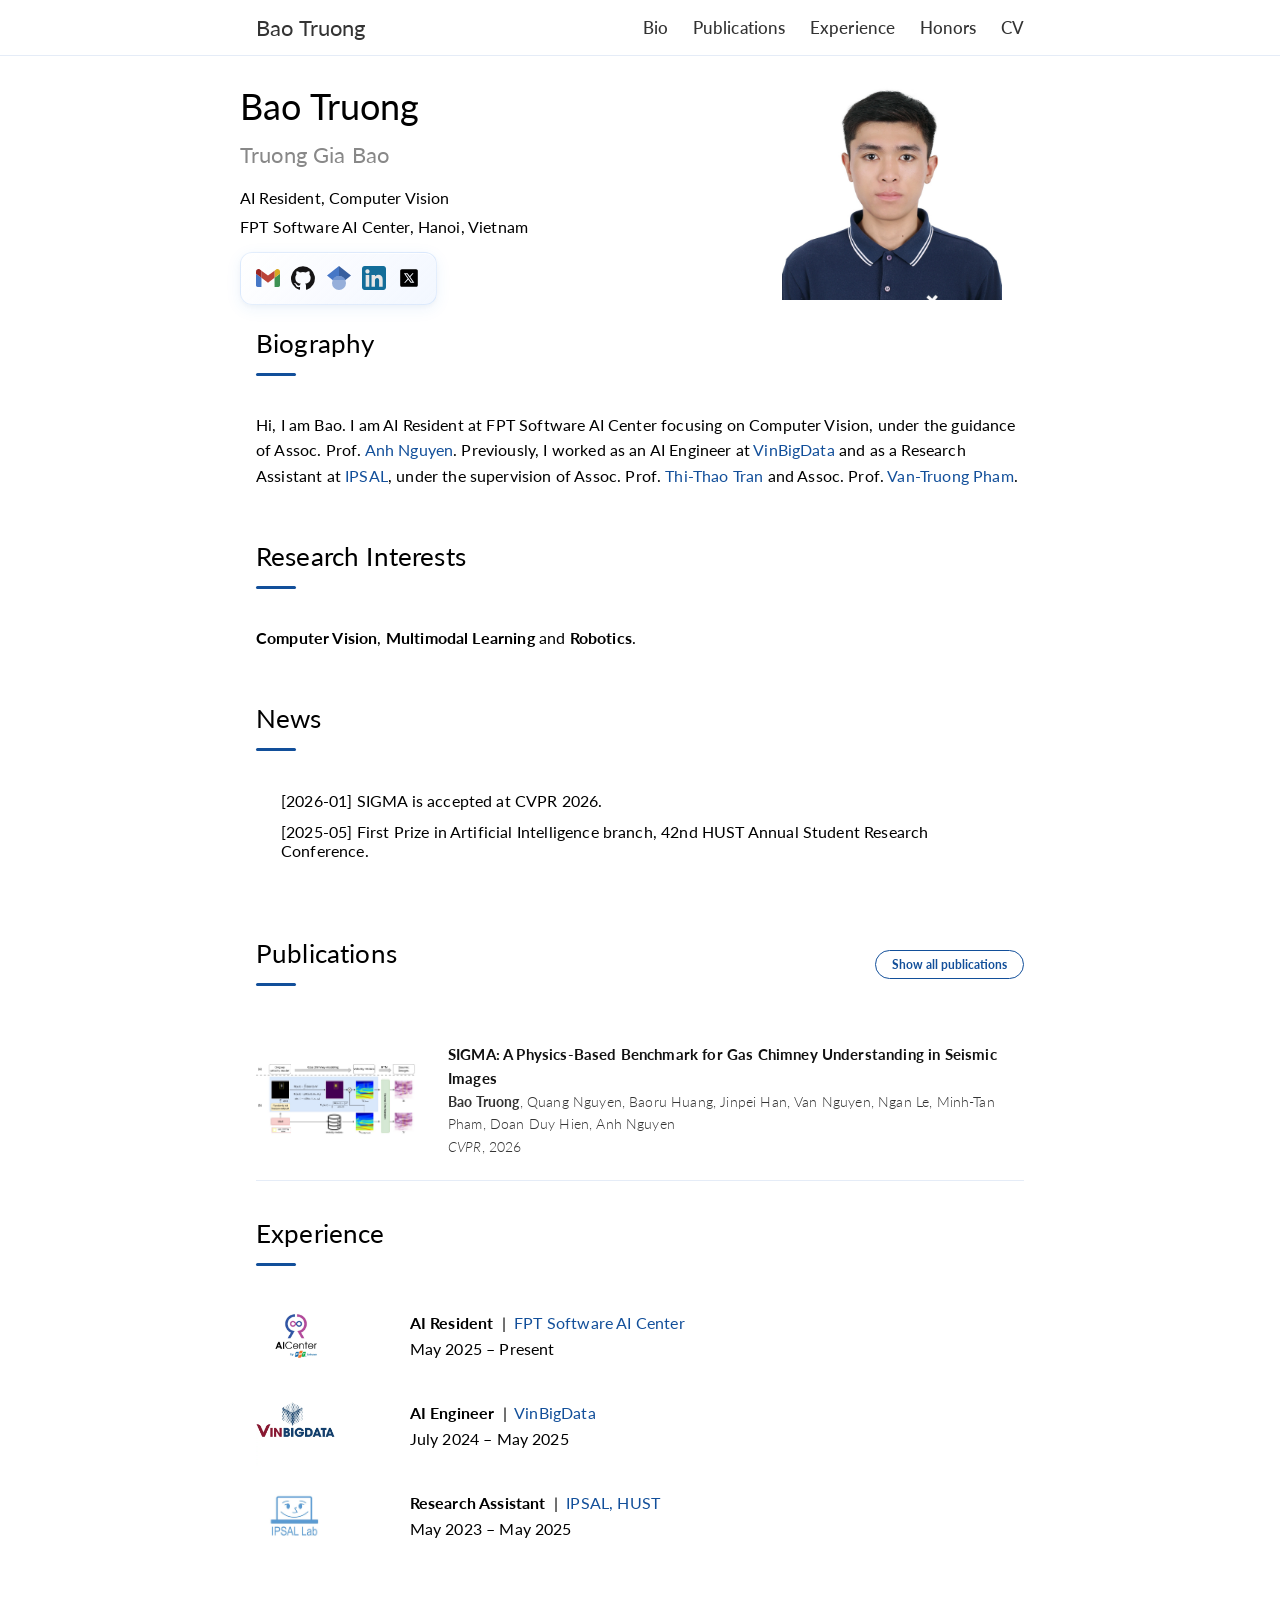
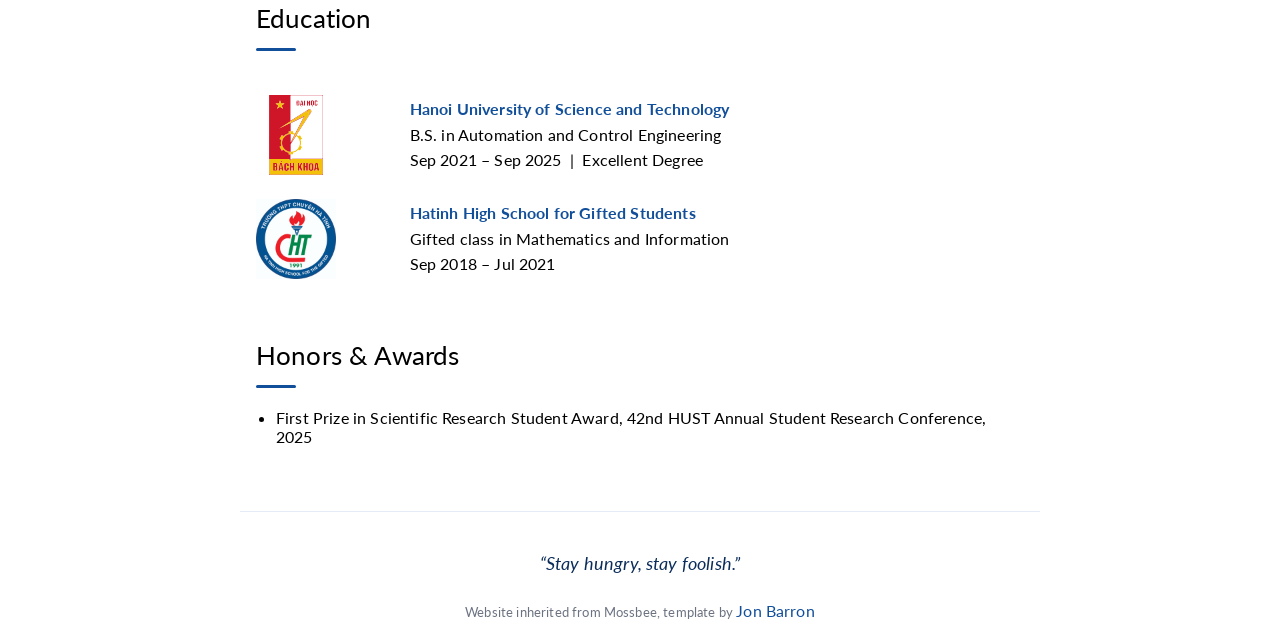
<file: backup/index.html>
<!DOCTYPE HTML>
<html lang="en">

<head>
	<!-- Google tag (gtag.js) -->
	<script async src="https://www.googletagmanager.com/gtag/js?id=G-3F955H9CQG"></script>
	<script>
	window.dataLayer = window.dataLayer || [];
	function gtag(){dataLayer.push(arguments);}
	gtag('js', new Date());

	gtag('config', 'G-3F955H9CQG');
	</script>
	<meta http-equiv="Content-Type" content="text/html; charset=UTF-8">
	<title>Bao Truong</title>
	<meta name="author" content="Bao Truong">
	<meta name="description" content="Bao Truong is an AI Researcher focused on Computer Vision.">
	<meta name="viewport" content="width=device-width, initial-scale=1">
	<link rel="shortcut icon" href="assets/logo/shortcut0.png" type="image/svg+xml">
	<link rel="stylesheet" type="text/css" href="styles.css">
	<link rel="preconnect" href="https://fonts.googleapis.com">
	<link rel="preconnect" href="https://fonts.gstatic.com" crossorigin>
	<link href="https://fonts.googleapis.com/css2?family=Lato:ital,wght@0,400;0,700;1,400;1,700&display=swap" rel="stylesheet">
	<script type="application/ld+json">
	{
	  "@context": "https://schema.org",
	  "@type": "Person",
	  "name": "Bao Truong",
	  "alternateName": "Trương Gia Bảo",
	  "url": "https://baotruong.github.io/",
	  "affiliation": {
	    "@type": "Organization",
	    "name": "FPT Software AI Center"
	  },
	  "jobTitle": "AI Resident",
	  "sameAs": [
	    "https://github.com/giabao804"
	  ]
	}
	</script>
</head>

<body>
	<!-- Header -->
	<header class="fixed-header">
		<div class="header-container">
			<a href="index.html" class="header-logo-link">Bao Truong</a>
			<nav>
				<a href="#bio">Bio</a>
				<a href="#publication">Publications</a>
				<a href="#experience">Experience</a>
				<a href="#honors">Honors</a>
				<a href="assets/CV_TruongGiaBao_new.pdf">CV</a>
			</nav>
		</div>
	</header>

	<table class="main-container">
		<tbody>
			<tr>
				<td>
					<table class="profile-table">
						<tbody>
							<tr>
								<td class="profile-intro">
									<h1 class="name">Bao Truong</h1>
									<span class="local-name">Truong Gia Bao</span>
									<p class="profile-short">AI Resident, Computer Vision</p>
									<p class="profile-short">FPT Software AI Center, Hanoi, Vietnam</p>
									<div class="social-links" aria-label="Contact links">
										<a href="mailto:giabaotruong.work@gmail.com" aria-label="Email">
											<img src="icons/gmail.svg" alt="Email">
										</a>
										<a href="https://github.com/giabao804" aria-label="GitHub">
											<img src="icons/github.svg" alt="GitHub">
										</a>
										<a href="https://scholar.google.com/citations?user=mTOzZO8AAAAJ&hl=en" aria-label="Google Scholar">
											<img src="icons/scholar.svg" alt="Google Scholar">
										</a>
										<a href="https://www.linkedin.com/in/truong-gia-bao/" aria-label="LinkedIn">
											<img src="icons/linkedin.svg" alt="LinkedIn">
										</a>
										<a href="https://x.com/" aria-label="X">
											<img src="icons/x.svg" alt="X">
										</a>
									</div>
								</td>
								<td class="profile-avatar">
									<div class="avatar-block">
										<a href="assets/logo/profile.jpg"><img
												alt="Bao Truong - AI Researcher" src="assets/logo/profile.jpg" class="hoverZoomLink profile-photo"></a>
									</div>
								</td>
							</tr>
						</tbody>
					</table>

					<!-- Sections -->
					<div id="bio">
						<h2>Biography</h2>
						<p>
							Hi, I am Bao. I am AI Resident at FPT Software AI Center focusing on Computer Vision, under the guidance of Assoc. Prof. <a href="https://cgi.csc.liv.ac.uk/~anguyen/">Anh Nguyen</a>.
							Previously, I worked as an AI Engineer at <a href="https://vinbigdata.com/">VinBigData</a> and as a Research Assistant at <a href="https://sites.google.com/view/ipsal/home">IPSAL</a>, under the supervision of Assoc. Prof. <a href="https://sites.google.com/site/thaott3i/">Thi-Thao Tran</a> and Assoc. Prof. <a href="https://sites.google.com/site/truongpvsite/">Van-Truong Pham</a>.
	
					</div>
					<div id="research">
						<h2>Research Interests</h2>
						<p>
							<strong>Computer Vision</strong>, <strong>Multimodal Learning</strong>  and <strong>Robotics</strong>.
						</p>
					</div>
					<div id="news">
						<h2>News</h2>
						<div class="news-scroll">
							<div class="news-item"><span class="news-date">[2026-01]</span> SIGMA is accepted at CVPR 2026.</div>
							<!-- <div class="news-item"><span class="news-date">[2025-05]</span> Started as an AI Researcher at FPT Software AI Center.</div> -->
							<div class="news-item"><span class="news-date">[2025-05]</span> First Prize in Artificial Intelligence branch, 42nd HUST Annual Student Research Conference.</div>
							<!-- <div class="news-item"><span class="news-date">[2024-07]</span> Joined VinBigData as an AI Engineer.</div> -->
						</div>
					</div>
					<div id="publication">
						<div class="pub-header">
							<h2>Publications</h2>
							<p>
								<button id="showFullListBtn" class="toggle-button">Show all publications</button>
								<button id="showSelectedListBtn" class="toggle-button hidden">Show selected only</button>
							</p>
						</div>
						<table class="pub-table">
							<tbody>
								<tr class="pub-selected">
									<td class="pub-img-cell">
										<img src="assets/images/data_pipeline.jpg" alt="Publication thumbnail placeholder" class="thumb-contain">
									</td>
									<td class="pub-content-cell">
										<span class="papertitle">SIGMA: A Physics-Based Benchmark for Gas Chimney Understanding in Seismic Images</span>
										<br>
										<strong>Bao Truong</strong>, Quang Nguyen, Baoru Huang, Jinpei Han, Van Nguyen, Ngan Le, Minh-Tan Pham, Doan Duy Hien, Anh Nguyen
										<br>
										<em>CVPR</em>, 2026
										<!-- <p class="pub-desc">Physics-based benchmark for gas chimney understanding in seismic images.</p> -->
									</td>
								</tr>
								<tr class="pub-full">
									<td class="pub-img-cell">
										<img src="assets/images/1s_mama.jpg" alt="Publication thumbnail placeholder" class="thumb-contain">
									</td>
									<td class="pub-content-cell">
										<span class="papertitle">1S-MambaMatch: A Semi-Supervised and One-Shot Learning Framework with Multi-Input Visual State Space Model for Skin Lesion Segmentation</span>
										<br>
										Viet-Thanh Nguyen, <strong>Gia-Bao Truong</strong>, Van-Truong Pham, Thi-Thao Tran
										<br>
										<em>Biomedical Signal Processing and Control</em>, 2026
										<br>
										<a href="https://doi.org/10.1016/j.bspc.2026.109875">paper</a>
										<!-- <p class="pub-desc">Semi-supervised and one-shot learning framework for skin lesion segmentation.</p> -->
									</td>
								</tr>
								<tr class="pub-full">
									<td class="pub-img-cell">
										<img src="assets/images/imavis.jpg" alt="Publication thumbnail placeholder" class="thumb-contain">
									</td>
									<td class="pub-content-cell">
										<span class="papertitle">Dense Attention Mamba-based Network with Adaptive Sigmoid Fowlkes-Mallows Loss for Enhanced Medical Image Segmentation</span>
										<br>
										Van Quang Nguyen, Thi-Thao Tran, <strong>Gia-Bao Truong</strong>, Nhu-Linh Than, Van-Truong Pham
										<br>
										<em>Image and Vision Computing</em>, 2025
										<br>
										<a href="https://doi.org/10.1016/j.imavis.2025.105778">paper</a>
										<!-- <p class="pub-desc">Attention-based segmentation network with adaptive loss for medical images.</p> -->
									</td>
								</tr>
								<tr class="pub-full">
									<td class="pub-img-cell">
										<img src="assets/images/caee.png" alt="Publication thumbnail placeholder" class="thumb-contain">
									</td>
									<td class="pub-content-cell">
										<span class="papertitle">SC-MambaFew: Few-Shot Learning based on Mamba and Selective Spatial-Channel Attention for Bearing Fault Diagnosis</span>
										<br>
										<strong>Gia-Bao Truong</strong>, Thi-Thao Tran, Nhu-Linh Than, Van Quang Nguyen, Thi-Hue Nguyen, Van-Truong Pham
										<br>
										<em>Computers and Electrical Engineering</em>, 2024
										<br>
										<a href="https://doi.org/10.1016/j.compeleceng.2024.110004">paper</a>
										<!-- <p class="pub-desc">Few-shot learning with Mamba and selective attention for bearing fault diagnosis.</p> -->
									</td>
								</tr>
								
							</tbody>
						</table>
					</div>
					<div id="experience">
						<h2>Experience</h2>
						<table class="section-table">
							<tbody>
								<tr>
									<td class="table-logo-cell">
										<img src="assets/logo/fpt.jpg" alt="Company logo placeholder" class="logo-contain">
									</td>
									<td class="table-content-cell">
										<strong>AI Resident</strong> &nbsp;|&nbsp; <a href="https://www.fptsoftware.com/">FPT Software AI Center</a><br>
										May 2025 – Present
										<!-- <ul class="item-details"> -->
											<!-- <li>Focus on seismic imaging and image restoration.</li> -->
											<!-- <li>Interest in AI for robotics and multimodal large models.</li> -->
										<!-- </ul> -->
									</td>
								</tr>
								<tr>
									<td class="table-logo-cell">
										<img src="assets/logo/vinbig.webp" alt="Company logo placeholder" class="logo-contain">
									</td>
									<td class="table-content-cell">
										<strong>AI Engineer</strong> &nbsp;|&nbsp; <a href="https://vinbigdata.com/">VinBigData</a><br>
										July 2024 – May 2025
										<!-- <ul class="item-details"> -->
											<!-- <li>Built an LLM-assisted framework for structured dataset generation to train a CallBot.</li> -->
											<!-- <li>Researched and implemented design patterns for Speech2Speech model inference and evaluation.</li> -->
										<!-- </ul> -->
									</td>
								</tr>
								<tr>
									<td class="table-logo-cell">
										<img src="assets/logo/ipsal.jpg" alt="Lab logo placeholder" class="logo-contain">
									</td>
									<td class="table-content-cell">
										<strong>Research Assistant</strong> &nbsp;|&nbsp; <a href="https://sites.google.com/view/ipsal/home">IPSAL, HUST</a> <br>
										May 2023 – May 2025
										<!-- <ul class="item-details"> -->
											<!-- <li>Designed and trained deep learning models for image segmentation and signal processing.</li> -->
											<!-- <li>Led and mentored 2–3 research interns with guidance and code reviews.</li> -->
										<!-- </ul> -->
									</td>
								</tr>
							</tbody>
						</table>
					</div>
					<div id="education">
						<h2>Education</h2>
						<table class="section-table">
							<tbody>
								<tr>
									<td class="table-logo-cell">
										<img src="assets/logo/hust.svg" alt="University logo placeholder" class="logo-contain">
									</td>
									<td class="table-content-cell">
										<strong><a href="https://www.hust.edu.vn/en/" class="edu-school-vollkorn">Hanoi University of Science and Technology</a></strong><br>
										B.S. in Automation and Control Engineering<br>
										Sep 2021 – Sep 2025 &nbsp;|&nbsp; Excellent Degree
									</td>
								</tr>
								<tr>
									<td class="table-logo-cell">
										<img src="assets/logo/chuyenht.jpg" alt="School logo placeholder" class="logo-contain">
									</td>
									<td class="table-content-cell">
										<strong><a href="https://www.hatinh.edu.vn/" class="edu-school-vollkorn">Hatinh High School for Gifted Students</a></strong><br>
										Gifted class in Mathematics and Information<br>
										Sep 2018 – Jul 2021
									</td>
								</tr>
							</tbody>
						</table>
					</div>
					<div id="honors">
						<h2>Honors &amp; Awards</h2>
						<ul>
							<li>First Prize in Scientific Research Student Award, 42nd HUST Annual Student Research Conference, 2025</li>
							<!-- <li>Academic Excellence Scholarship, HUST (2021)</li> -->
							<!-- <li>Second Prize in Mathematics, Hatinh Provincial Competition for Excellent Students (2021)</li> -->
						</ul>
					</div>
					<footer class="site-footer">
						<p class="footer-quote">
							&ldquo;Stay hungry, stay foolish.&rdquo;
						</p>
						<p class="footer-credit">
							Website inherited from Mossbee, template by <a href="https://github.com/jonbarron/jonbarron_website">Jon Barron</a>
						</p>
					</footer>
				</td>
			</tr>
		</tbody>
	</table>
	<script src="script.js" defer></script>
	<script>
		document.addEventListener('DOMContentLoaded', () => {
			const showFullBtn = document.getElementById('showFullListBtn');
			const showSelectedBtn = document.getElementById('showSelectedListBtn');
			if (showFullBtn) {
				showFullBtn.addEventListener('click', () => {
					document.body.classList.add('pub-show-all');
					showFullBtn.classList.add('hidden');
					showSelectedBtn?.classList.remove('hidden');
				});
			}
			if (showSelectedBtn) {
				showSelectedBtn.addEventListener('click', () => {
					document.body.classList.remove('pub-show-all');
					showSelectedBtn.classList.add('hidden');
					showFullBtn?.classList.remove('hidden');
				});
			}
		});
	</script>
</body>

</html>
</file>
<file: backup/styles.css>
:root {
  --blue-900: #0b2d5a;
  --blue-700: #124f9a;
  --blue-500: #1e6fd6;
  --blue-200: #d6e6ff;
  --blue-100: #eef4ff;
  --gray-900: #111;
  --gray-700: #333;
  --gray-400: #888;
  --border-light: #e5ecf7;
}

a {
  color: var(--blue-700);
  text-decoration: none;
}

a:focus,
a:hover {
  color: var(--blue-500);
  text-decoration: underline;
}

html {
  scroll-behavior: smooth;
  overflow-x: hidden;
}

body {
  background-color: #ffffff;
  padding-top: 56px;
  margin: 0;
  line-height: 1.6;
  letter-spacing: 0.01em;
  overflow-x: hidden;
}

body,
td,
th,
tr,
p {
  font-family: 'Lato', Verdana, Helvetica, sans-serif;
  font-size: 16px;
}

a {
  font-family: 'Lato', Verdana, Helvetica, sans-serif;
  font-size: 16px;
}

strong {
  font-family: 'Lato', Verdana, Helvetica, sans-serif;
  font-size: 16px;
}

h2 {
  margin: 0 0 20px 0;
  font-weight: normal;
  font-family: 'Lato', Verdana, Helvetica, sans-serif;
  font-size: 26px;
  position: relative;
  display: inline-block;
}

h2::after {
  content: '';
  display: block;
  width: 40px;
  height: 3px;
  background: var(--blue-700);
  margin-top: 8px;
  border-radius: 2px;
  transition: width 0.2s ease;
}

h2:hover::after {
  width: 60px;
}

.papertitle {
  font-family: 'Lato', Verdana, Helvetica, sans-serif;
  font-size: 15px;
  font-weight: 700;
  color: var(--gray-900);
}

.name {
  padding-top: 20px;
  margin: 0;
  font-family: 'Lato', Verdana, Helvetica, sans-serif;
  font-size: 36px;
  font-weight: normal;
  text-align: left;
}

.local-name {
  display: block;
  font-family: 'Lato', Verdana, Helvetica, sans-serif;
  /* font-family: 'Be Vietnam Pro', 'Inter', 'Roboto', sans-serif; */
  font-size: 22px;
  color: var(--gray-400);
  margin-top: 2px;
  margin-bottom: 12px;
}

.title {
  font-family: 'Lato', Verdana, Helvetica, sans-serif;
  font-size: 22px;
  font-weight: normal;
  text-align: left;
}

/* Publication: show only selected by default; "Show all" reveals full list */
.pub-header {
  display: flex;
  justify-content: space-between;
  align-items: center;
  flex-wrap: wrap;
  gap: 8px;
}
.pub-header h2 {
  margin: 0;
}
.pub-table {
  width: 100%;
  border: 0;
  border-spacing: 0 0;
  border-collapse: collapse;
  margin-right: auto;
  margin-left: auto;
}
.pub-table tbody tr {
  transition: background-color 0.2s ease;
}
.pub-table tbody tr:hover td {
  background-color: var(--blue-100);
}
.pub-table tbody tr td {
  transition: background-color 0.2s ease;
}
.pub-img-cell {
  padding-top: 32px;
  padding-bottom: 36px;
  padding-right: 25px;
  padding-left: 20px;
  width: 25%;
  vertical-align: middle;
  border-bottom: 1px solid var(--border-light);
}
.pub-table tbody tr:first-child .pub-img-cell {
  padding-top: 25px;
}
.pub-table tbody tr:not(:first-child) .pub-img-cell,
.pub-table tbody tr:not(:first-child) .pub-content-cell {
  padding-top: 20px;
}
.pub-content-cell {
  padding-top: 32px;
  padding-bottom: 36px;
  padding-left: 25px;
  padding-right: 20px;
  width: 75%;
  vertical-align: middle;
  border-bottom: 1px solid var(--border-light);
  font-family: 'Lato', Verdana, Helvetica, sans-serif;
  font-size: 14px;
  font-weight: 300;
  color: var(--gray-700);
}
.pub-table tbody tr:first-child .pub-content-cell {
  padding-top: 25px;
}
.pub-table tbody tr:last-child td {
  border-bottom: none;
}
.pub-content-cell a {
  font-family: 'Lato', Verdana, Helvetica, sans-serif;
  font-size: 14px;
  font-weight: 300;
}
.pub-content-cell strong {
  font-family: 'Lato', Verdana, Helvetica, sans-serif;
  font-size: 14px;
  font-weight: 700;
}
.pub-desc {
  margin-bottom: 15px;
  margin-top: 8px;
  font-size: 14px;
  font-style: italic;
  color: #4b5563;
  font-family: 'Lato', Verdana, Helvetica, sans-serif;
  font-weight: 300;
}
.pub-full {
  display: none;
}
body.pub-show-all .pub-full {
  display: table-row;
}

.toggle-button {
  background: none;
  border: 1px solid var(--blue-700);
  border-radius: 20px;
  color: var(--blue-700);
  text-decoration: none;
  cursor: pointer;
  font-family: 'Lato', Verdana, Helvetica, sans-serif;
  font-size: 12px;
  font-weight: bold;
  padding: 6px 16px;
  margin-top: 10px;
  display: inline-block;
  transition: all 0.3s ease;
}
.toggle-button:hover {
  background-color: var(--blue-700);
  color: #fff;
  box-shadow: 0 4px 10px rgba(18, 79, 154, 0.3);
}
.toggle-button.hidden {
  display: none;
}

/* Main container and table utilities */
.main-container {
  width: 100%;
  max-width: 800px;
  box-sizing: border-box;
  border: 0;
  border-spacing: 0;
  border-collapse: separate;
  margin-right: auto;
  margin-left: auto;
}
.main-container tbody tr {
  padding: 0;
}
.main-container tbody td {
  padding: 0;
}

.profile-table {
  width: 100%;
  border: 0;
  border-spacing: 0;
  border-collapse: separate;
  margin-right: auto;
  margin-left: auto;
}
.profile-table tbody tr {
  padding: 0;
}
.profile-avatar {
  padding: 2.5%;
  width: 37%;
  max-width: 37%;
  vertical-align: middle;
  text-align: center;
}
.profile-intro {
  padding: 2.5%;
  padding-left: calc(3.5% + 40px);
  width: 63%;
  vertical-align: middle;
}

/* Section tables (experience, education, skills) */
.section-table {
  width: 100%;
  border: 0;
  border-spacing: 0 10px;
  border-collapse: separate;
  margin-right: auto;
  margin-left: auto;
  table-layout: fixed;
}
.table-logo-cell {
  padding: 16px;
  width: 20%;
  vertical-align: middle;
}
.table-content-cell {
  padding: 8px;
  width: 80%;
  vertical-align: middle;
}

#education .section-table {
  border-spacing: 0 24px;
}

/* Honors list */
#honors ul {
  margin: 0;
  padding-left: 20px;
}

/* Footer */
.site-footer {
  margin-top: 40px;
  padding: 20px 0;
  text-align: center;
  border-top: 1px solid var(--border-light);
}
.footer-quote {
  color: var(--blue-900);
  font-style: italic;
  font-size: 1.1em;
  margin-bottom: 20px;
}
.footer-credit {
  font-size: small;
  color: #6b7280;
  margin: 0;
}
.footer-credit a {
  color: var(--blue-700);
}

/* Square thumbnails: keep image aspect ratio, no stretch */
.thumb-contain {
  width: 160px;
  height: 160px;
  object-fit: contain;
  object-position: center;
  display: block;
}
.logo-contain {
  width: 80px;
  height: 80px;
  object-fit: contain;
  object-position: center;
  display: block;
}

.edu-school-vollkorn {
  font-family: 'Lato', Verdana, Helvetica, sans-serif;
}

/* --- Fixed upper bar (header) --- */
.fixed-header {
  position: fixed;
  top: 0;
  left: 0;
  width: 100%;
  background-color: #ffffff;
  padding: 10px 0;
  z-index: 1000;
  font-size: 1.05em;
  border-bottom: 1px solid var(--border-light);
  box-shadow: none;
  transition: box-shadow 0.25s ease;
}
body.scrolled .fixed-header {
  box-shadow: 0 12px 30px rgba(15, 23, 42, 0.12);
}

.header-container {
  display: flex;
  justify-content: space-between;
  align-items: center;
  width: 100%;
  max-width: 800px;
  margin: 0 auto;
  padding: 0 16px;
  box-sizing: border-box;
}

.fixed-header a {
  color: var(--gray-700);
  text-decoration: none;
  display: inline-block;
}

.fixed-header a:hover {
  color: var(--blue-700);
}

.fixed-header nav a {
  margin-left: 20px;
  font-size: 17px;
  font-weight: 500;
  font-family: 'Lato', Verdana, Helvetica, sans-serif;
  position: relative;
  transition: color 0.2s;
}

.fixed-header nav a:hover {
  color: var(--blue-700);
}

.fixed-header nav a::before {
  content: "";
  position: absolute;
  width: 100%;
  height: 2px;
  bottom: -4px;
  left: 0;
  background-color: var(--blue-500);
  visibility: hidden;
  transform: scaleX(0);
  transition: transform 0.2s ease-in-out;
}

.fixed-header nav a:hover::before {
  visibility: visible;
  transform: scaleX(1);
}

.header-logo-link {
  display: flex;
  align-items: center;
  font-family: 'Lato', Verdana, Helvetica, sans-serif;
  font-size: 22px;
}

/* Section spacing */
#bio, #research, #news, #publication, #education, #honors, #experience {
  padding: 16px;
  width: 100%;
  box-sizing: border-box;
  scroll-margin-top: 70px;
}

/* News scroll box (fixed height, scrollable) */
.news-scroll {
  max-height: 160px;
  overflow-y: auto;
  margin-top: 10px;
  margin-bottom: 10px;
  padding: 10px 15px 10px 25px;
  background-color: transparent;
}
.news-scroll ul {
  margin: 0;
  padding-left: 20px;
}
.news-scroll li,
.news-scroll .news-item {
  margin-bottom: 12px;
  font-size: 16px;
  line-height: 1.2;
}
.news-scroll::-webkit-scrollbar {
  width: 6px;
}
.news-scroll::-webkit-scrollbar-track {
  background: transparent;
}
.news-scroll::-webkit-scrollbar-thumb {
  background: #cdd9ee;
  border-radius: 3px;
}
.news-scroll::-webkit-scrollbar-thumb:hover {
  background: #b8c7e4;
}

#honors ul li {
  line-height: 1.2;
  margin-bottom: 10px;
}

/* Scroll reveal */
.reveal {
  opacity: 0;
  transform: translateY(12px);
  transition: opacity 0.6s ease, transform 0.6s ease;
  will-change: opacity, transform;
}
.reveal.is-visible {
  opacity: 1;
  transform: translateY(0);
}
@media (prefers-reduced-motion: reduce) {
  .reveal {
    opacity: 1;
    transform: none;
    transition: none;
  }
}

#research strong {
  font-family: 'Lato', Verdana, Helvetica, sans-serif;
}
#experience strong {
  font-family: 'Lato', Verdana, Helvetica, sans-serif;
}

/* Experience/education bullet details */
.item-details {
  margin: 8px 0 0 16px;
  padding: 0;
}
.item-details li {
  margin-bottom: 6px;
  line-height: 1.3;
}

/* Short info next to avatar (profile section only) */
.profile-short {
  margin: 4px 0;
}

/* Social links dock below intro */
.avatar-block {
  display: flex;
  flex-direction: column;
  align-items: center;
  gap: 12px;
}
.social-links {
  display: flex;
  justify-content: flex-start;
  align-items: center;
  flex-wrap: nowrap;
  gap: 0;
  padding: 0.5rem 0.6rem;
  background: linear-gradient(
    135deg,
    rgba(255, 255, 255, 0.95) 0%,
    rgba(248, 250, 255, 0.9) 50%,
    rgba(240, 246, 255, 0.85) 100%
  );
  backdrop-filter: blur(12px);
  -webkit-backdrop-filter: blur(12px);
  border-radius: 0.75rem;
  border: 1px solid rgba(42, 122, 226, 0.12);
  box-shadow:
    0 4px 16px rgba(42, 122, 226, 0.08),
    0 2px 6px rgba(0, 0, 0, 0.04),
    inset 0 1px 0 rgba(255, 255, 255, 0.8);
  width: fit-content;
}
.profile-intro .social-links {
  margin-top: 12px;
}
.social-links a,
.social-links a:hover,
.social-links a:visited {
  margin: 0;
  padding: 0.35rem;
  border-radius: 50%;
  transition: all 0.3s cubic-bezier(0.34, 1.56, 0.64, 1);
  display: flex;
  align-items: center;
  justify-content: center;
  position: relative;
}
.social-links a::before {
  content: '';
  position: absolute;
  inset: 0;
  border-radius: 50%;
  background: radial-gradient(
    circle at center,
    rgba(42, 122, 226, 0.15) 0%,
    transparent 70%
  );
  opacity: 0;
  transform: scale(0.8);
  transition: all 0.3s ease;
}
.social-links a:hover::before {
  opacity: 1;
  transform: scale(1.2);
}
.social-links a:hover {
  transform: translateY(-4px) scale(1.1);
}
.social-links img {
  width: 1.5rem;
  height: 1.5rem;
  transition: all 0.3s ease;
  filter: grayscale(20%) brightness(0.9);
  position: relative;
  z-index: 1;
}
.social-links a:hover img {
  filter: grayscale(0%) brightness(1) drop-shadow(0 2px 4px rgba(42, 122, 226, 0.3));
}

/* Avatar (main profile image) size - decrease max-width to make it smaller */
.profile-table .profile-avatar .profile-photo {
  width: 220px;
  height: 220px;
  max-width: 100%;
  object-fit: cover;
  border-radius: 0;
  /* border: 3px solid var(--blue-700); */
  margin-top: 1.5em;  /* move profile image down */
}

/* Responsive: stack avatar above intro on narrow viewports */
@media (max-width: 600px) {
  body {
    overflow-x: hidden;
  }
  #publication {
    max-width: 100%;
    overflow-x: hidden;
  }
  .pub-table {
    max-width: 100%;
    table-layout: fixed;
  }
  .pub-table tr {
    display: block;
    margin-bottom: 20px;
    border-bottom: 1px solid var(--border-light);
  }
  .pub-table tr.pub-full {
    display: none;
  }
  body.pub-show-all .pub-table tr.pub-full {
    display: block;
  }
  .pub-table tr:last-child {
    border-bottom: none;
  }
  .pub-img-cell {
    display: block;
    width: 100%;
    padding-right: 0;
    padding-bottom: 10px;
    padding-top: 25px;
    text-align: center;
  }
  .pub-img-cell img {
    max-width: 100%;
    width: auto;
    max-height: 200px;
    height: auto;
    display: block;
    margin-left: auto;
    margin-right: auto;
  }
  .pub-content-cell {
    display: block;
    width: 100%;
    padding-top: 0;
    padding-bottom: 20px;
    padding-left: 16px;
    padding-right: 16px;
  }
  .pub-content-cell,
  .pub-content-cell .papertitle,
  .pub-content-cell a,
  .pub-desc {
    overflow-wrap: break-word;
    word-wrap: break-word;
    max-width: 100%;
  }
  .profile-table tbody tr {
    display: flex;
    flex-direction: column;
  }
  .profile-table .profile-avatar,
  .profile-table .profile-intro {
    display: block;
    width: 100% !important;
    max-width: 100% !important;
    box-sizing: border-box;
    text-align: center;
  }
  .profile-table .profile-avatar {
    order: -1;
    padding-bottom: 0;
  }
  .profile-table .profile-avatar a {
    display: inline-block;
    max-width: 200px;
  }
  .profile-table .profile-avatar .profile-photo {
    width: 200px;
    height: 200px;
    max-width: 100%;
  }
  .profile-table .profile-intro {
    order: 1;
    padding-top: 12px;
    padding-left: 16px;
    padding-right: 16px;
    text-align: center;
  }
  .profile-table .name {
    text-align: center;
  }
  .profile-table .profile-intro .profile-short {
    text-align: center;
  }
  .avatar-block {
    width: 200px;
    margin: 0 auto;
  }
  .profile-intro .social-links {
    margin-left: auto;
    margin-right: auto;
    justify-content: center;
    flex-wrap: nowrap;
    gap: 0;
    padding: 0.4rem 0.5rem;
    border-radius: 0.6rem;
  }
  .profile-intro .social-links a {
    padding: 0.25rem;
  }
  .profile-intro .social-links img {
    width: 1.3rem;
    height: 1.3rem;
  }
  .profile-intro,
  .table-content-cell {
    overflow-wrap: break-word;
    word-wrap: break-word;
  }
  .fixed-header nav a {
    margin-left: 12px;
    font-size: 12px;
  }
  /* Experience & Education: stack logo above content on narrow screens (like Miscellanea) */
  #experience .section-table tr,
  #education .section-table tr {
    display: block;
    margin-bottom: 16px;
  }
  #experience .section-table .table-logo-cell,
  #experience .section-table .table-content-cell,
  #education .section-table .table-logo-cell,
  #education .section-table .table-content-cell {
    display: block;
    width: 100%;
    padding-left: 16px;
    padding-right: 16px;
    box-sizing: border-box;
  }
  #experience .section-table .table-logo-cell,
  #education .section-table .table-logo-cell {
    padding-bottom: 4px;
  }
  .section-table .table-logo-cell .logo-contain {
    max-width: 100%;
  }
  .site-footer {
    padding-left: 24px;
    padding-right: 24px;
  }
}

@media (max-width: 480px) {
  .fixed-header nav {
    display: none;
  }
  .header-container {
    justify-content: center;
  }
  body {
    padding-top: 64px;
  }
}
</file>
